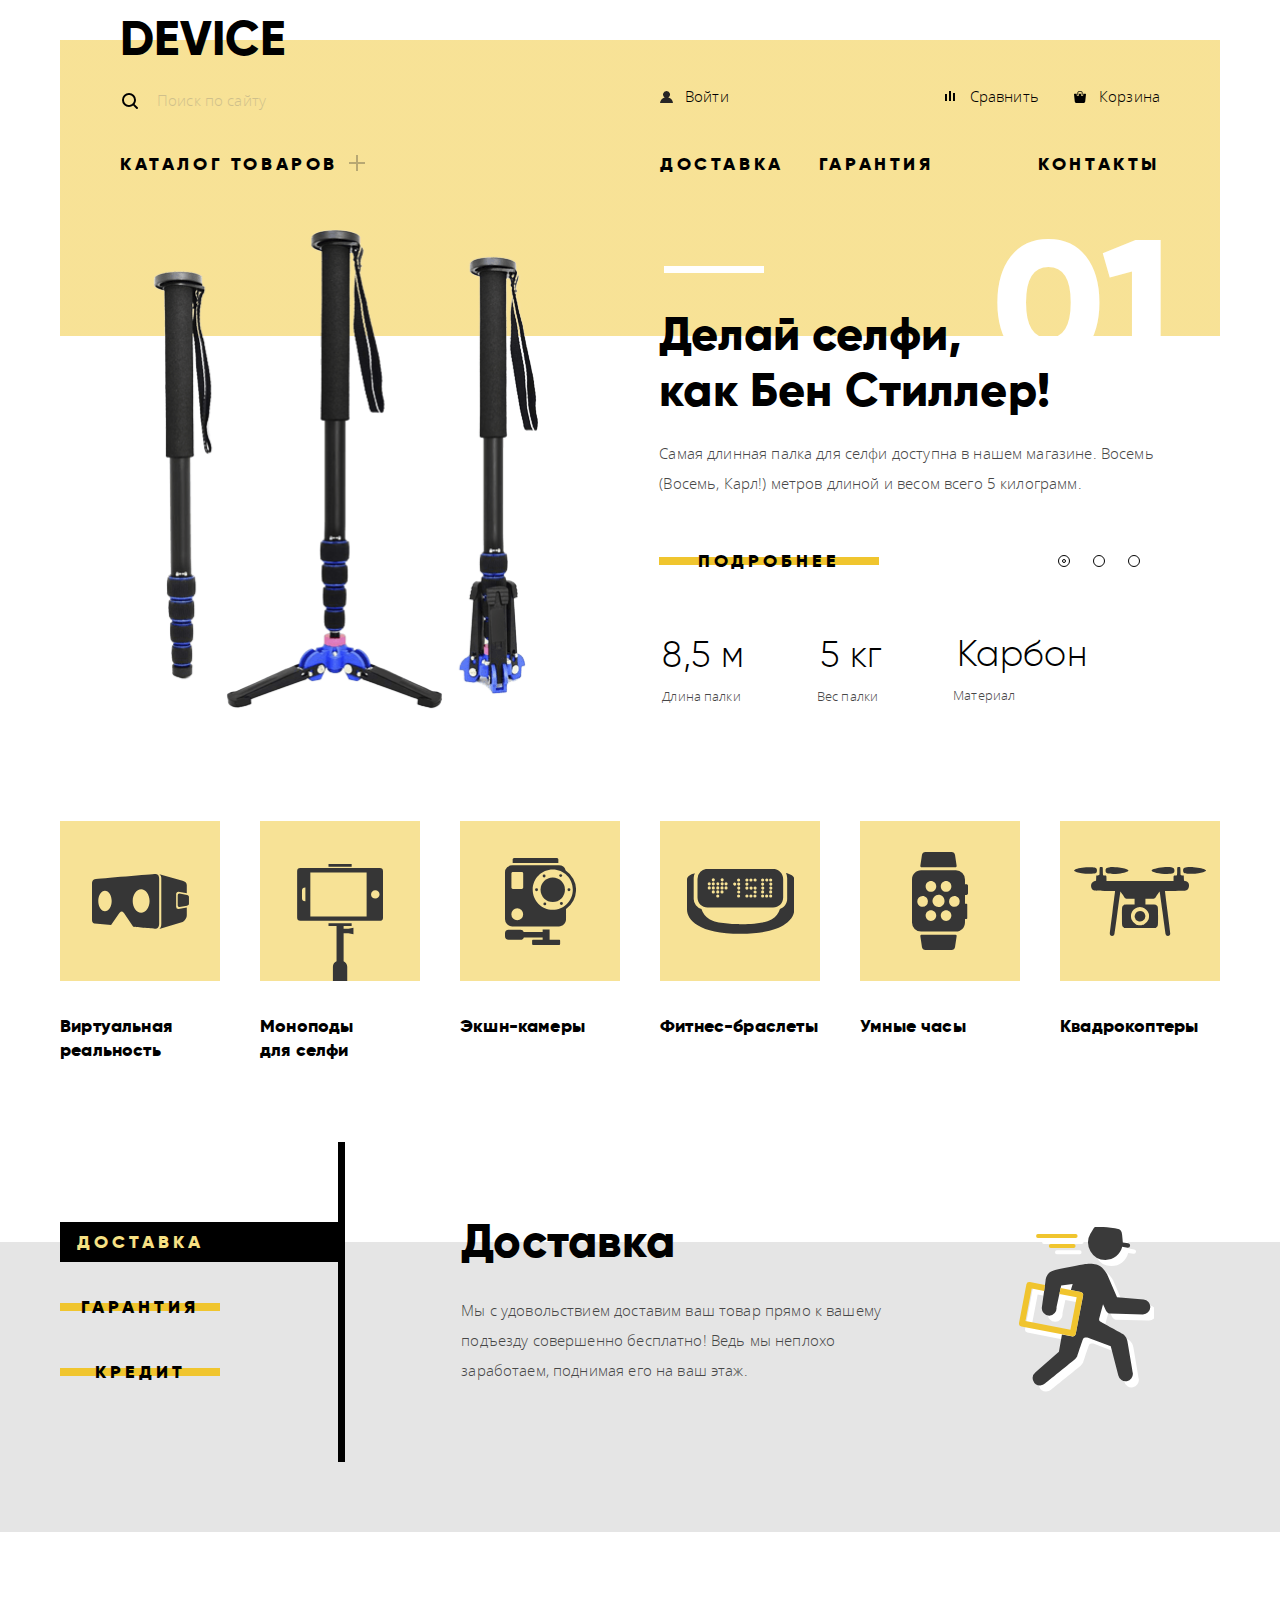
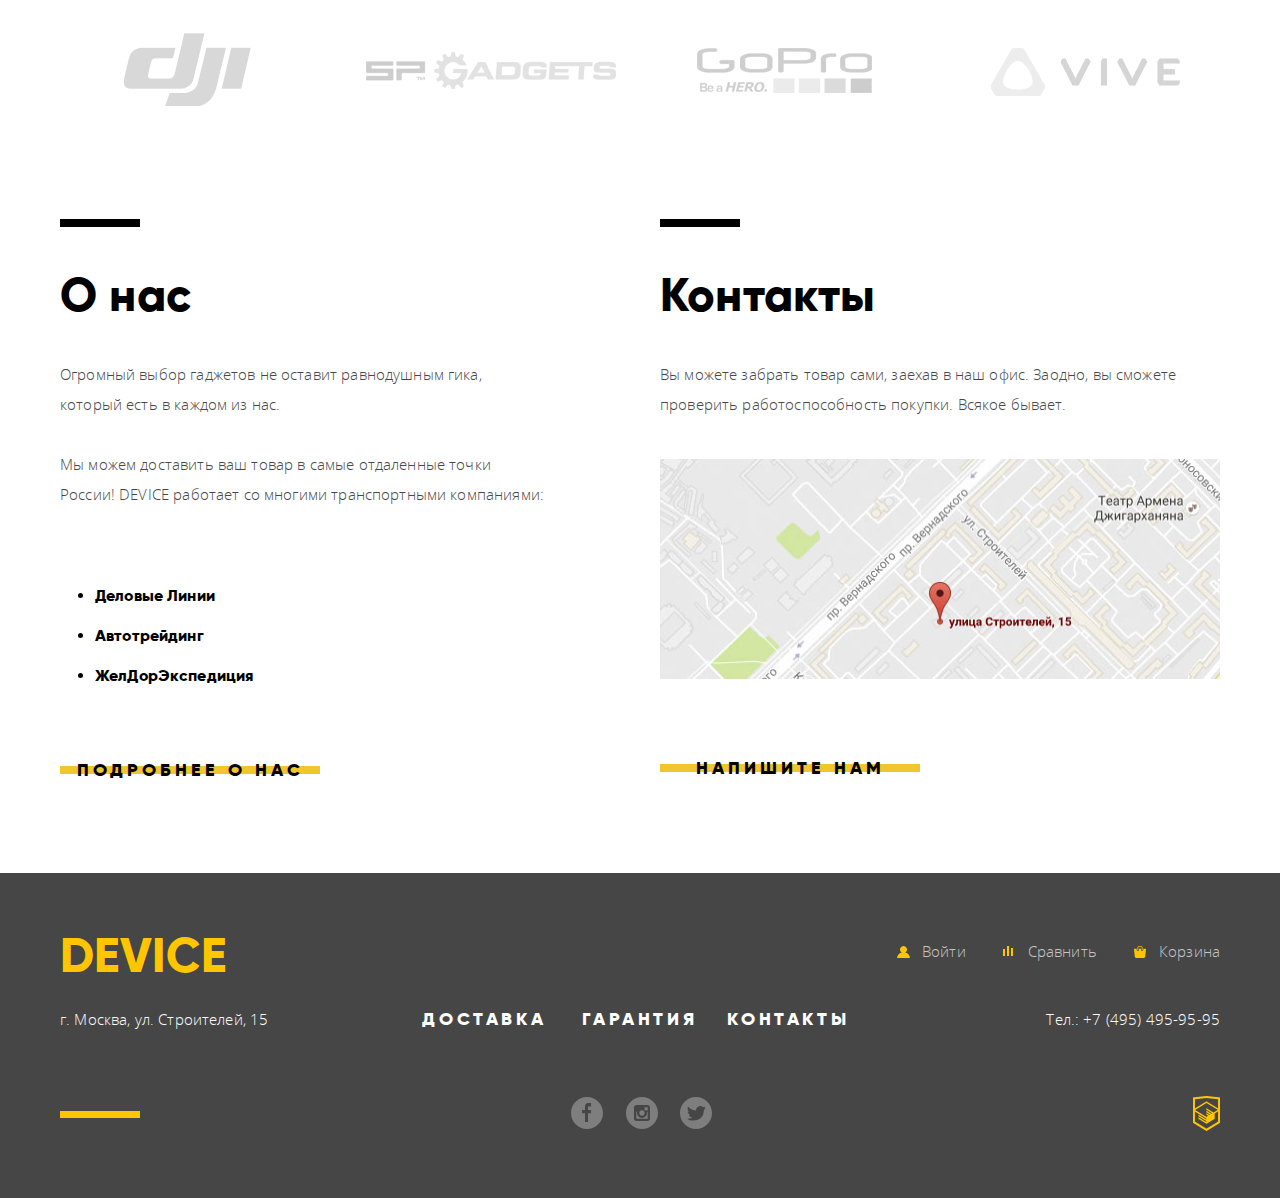
<file: index.html>
<!DOCTYPE html>
<html lang="ru" class="no-js">
  <head>
    <meta charset="utf-8">
    <title>HTML Academy: Девайс</title>
    <link rel="stylesheet" href="css/normalize-min.css">
    <link rel="stylesheet" href="css/style-min.css">
  </head>
  <body>
		<header class="main-header">
			<div class="wrapper header-wrapper">
				<a class="main-logo">
					<span class="header-logo">Device</span>
				</a>
				<div class="header-layout">
					<form class="header-search" action="https://echo.htmlacademy.ru" method="post">
						<label class="visually-hidden" for="header-search">Поиск по сайту</label>
						<input class="header-search-item" type="search" name="search" id="header-search" placeholder="Поиск по сайту" required>
						<button class="header-search-send" type="submit">Найти</button>
					</form>
					<ul class="user-navigation">
						<li>
							<a class="login-link" href="#">Войти</a>
						</li>
						<li>
							<a class="compare-link" href="#">Сравнить</a>
						</li>
						<li>
							<a class="cart-link" href="#">Корзина</a>
						</li>
					</ul>
				</div>
				<nav class="header-layout">
					<ul class="catalog-navigation">
						<li>
							<button class="catalog-list" type="button">Каталог товаров</button>
							<ul class="catalog-item-navigation hide">
								<li>
									<ul class="catalog-item-subnav">
										<li>
											<a href="#">Виртуальная реальность</a>
										</li>
										<li>
											<a href="monopod.html">Моноподы для селфи</a>
										</li>
										<li>
											<a href="#">Экшн-камеры</a>
										</li>
									</ul>
								</li>
								<li>
									<ul class="catalog-item-subnav">
										<li>
											<a href="#">Фитнес-браслеты</a>
										</li>
										<li>
											<a href="#">Умные часы</a>
										</li>
									</ul>
								</li>
								<li>
									<ul class="catalog-item-subnav">
										<li>
											<a href="#">Квадрокоптеры</a>
										</li>
									</ul>
								</li>
							</ul>
						</li>
					</ul>
					<ul class="site-navigation">
						<li>
							<a href="#">Доставка</a>
						</li>
						<li>
							<a href="#">Гарантия</a>
						</li>
						<li>
							<a href="#">Контакты</a>
						</li>
					</ul>
				</nav>
			</div>
		</header>
		<main>
			<div class="wrapper">
				<h1 class="visually-hidden">Интернет-магазин гаджетов</h1>
				<section class="slider">
					<h2 class="visually-hidden">Слайдер товаров</h2>
					<input class="slider-input-1 visually-hidden" type="radio" name="slider-item" id="slider-item-01" checked>
					<input class="slider-input-2 visually-hidden" type="radio" name="slider-item" id="slider-item-02">
					<input class="slider-input-3 visually-hidden" type="radio" name="slider-item" id="slider-item-03">
					<div class="slider-controls">
						<label class="slider-control slider-control-1" for="slider-item-01">Первый слайд</label>
						<label class="slider-control slider-control-2" for="slider-item-02">Второй слайд</label>
						<label class="slider-control slider-control-3" for="slider-item-03">Третий слайд</label>
					</div>
					<ul class="slider-list">
						<li class="slider-item slider-item-1">
							<div class="slider-item-left">
								<img src="img/slider-item-01.png" width="385" height="485" alt="Монопод для селфи">
							</div>
							<div class="slider-item-right">
								<p class="slider-item-title">Делай селфи,<br> как Бен Стиллер!</p>
								<p class="slider-item-description">Самая длинная палка для селфи доступна в нашем магазине. Восемь (Восемь, Карл!) метров длиной и весом всего 5 килограмм.</p>
								<a class="button" href="#">Подробнее</a>
								<table class="slider-item-parameters">
									<caption class="visually-hidden">Характеристики товара</caption>
									<tr>
										<th>Длина палки</th>
										<th>Вес палки</th>
										<th>Материал</th>
									</tr>
									<tr>
										<td>8,5 м</td>
										<td>5 кг</td>
										<td>Карбон</td>
									</tr>
								</table>
							</div>
						</li>
						<li class="slider-item slider-item-2">
							<div class="slider-item-left">
								<img src="img/slider-item-02.png" width="385" height="485" alt="Фитнес-браслет">
							</div>
							<div class="slider-item-right">
								<p class="slider-item-title">Худеем <br>правильно!</p>
								<p class="slider-item-description">Мотивирующие фитнес-браслеты помогут найти в себе силы не пропускать занятия и соблюдать диету.</p>
								<a class="button" href="#">Подробнее</a>
								<table class="slider-item-parameters">
									<caption class="visually-hidden">Характеристики товара</caption>
									<tr>
										<th>Без подзарядки</th>
										<th>&nbsp;</th>
									</tr>
									<tr>
										<td>48 часов</td>
										<td>&nbsp;</td>
									</tr>
								</table>
							</div>
						</li>
						<li class="slider-item slider-item-3">
							<div class="slider-item-left">
								<img src="img/slider-item-03.png" width="525" height="335" alt="Квадрокоптер">
							</div>
							<div class="slider-item-right">
								<p class="slider-item-title">Порхает как бабочка,<br>жалит как пчела!</p>
								<p class="slider-item-description">Этот обычный, на первый взгляд, квадрокоптер оснащен мощным лазером, замаскированным под стандартную камеру.</p>
								<a class="button" href="#">Подробнее</a>
								<table class="slider-item-parameters">
									<caption class="visually-hidden">Характеристики товара</caption>
									<tr>
										<th>Дальность полета</th>
										<th>Радиус поражения</th>
									</tr>
									<tr>
										<td>800 м</td>
										<td>50 м</td>
									</tr>
								</table>
							</div>
						</li>
					</ul>
				</section>
				<section class="category">
					<h2 class="visually-hidden">Категории товаров</h2>
					<ul class="category-items">
						<li>
							<a class="category-item" href="#">
								<figure>
									<div class="category-image-wrapper">
										<img src="img/catalog-vr.svg" width="97" height="55" alt="Виртуальная реальность">
									</div>
									<figcaption>Виртуальная реальность</figcaption>
								</figure>
							</a>
						</li>
						<li>
							<a class="category-item" href="monopod.html">
								<figure>
									<div class="category-image-wrapper">
										<img class="category-image-monopod" src="img/catalog-mp.svg" width="86" height="117" alt="Моноподы для селфи">
									</div>
									<figcaption>Моноподы<br>для селфи</figcaption>
								</figure>
							</a>
						</li>
						<li>
							<a class="category-item" href="#">
								<figure>
									<div class="category-image-wrapper">
										<img src="img/catalog-ac.svg" width="71" height="87" alt="Экшн-камеры">
									</div>
									<figcaption>Экшн-камеры</figcaption>
								</figure>
							</a>
						</li>
						<li>
							<a class="category-item" href="#">
								<figure>
									<div class="category-image-wrapper">
										<img src="img/catalog-fb.svg" width="107" height="65" alt="Фитнес-браслеты">
									</div>
									<figcaption>Фитнес-браслеты</figcaption>
								</figure>
							</a>
						</li>
						<li>
							<a class="category-item" href="#">
								<figure>
									<div class="category-image-wrapper">
										<img src="img/catalog-sw.svg" width="56" height="98" alt="Умные часы">
									</div>
									<figcaption>Умные часы</figcaption>
								</figure>
							</a>
						</li>
						<li>
							<a class="category-item" href="#">
								<figure>
									<div class="category-image-wrapper">
										<img src="img/catalog-kk.svg" width="132" height="69" alt="Квадрокоптеры">
									</div>
									<figcaption >Квадрокоптеры</figcaption>
								</figure>
							</a>
						</li>
					</ul>
				</section>
			</div>
			<section class="services">
				<div class="wrapper">
					<h2 class="visually-hidden">Дополнительные услуги</h2>
					<div class="service-wrapper">
						<input class="service-input-1 visually-hidden" type="radio" name="service-item" id="service-item-01" checked>
						<input class="service-input-2 visually-hidden" type="radio" name="service-item" id="service-item-02">
						<input class="service-input-3 visually-hidden" type="radio" name="service-item" id="service-item-03">
						<div class="service-controls">
							<label class="service-control-wrapper" for="service-item-01">
								<span class="service-control service-control-1">Доставка</span>
							</label>
							<label class="service-control-wrapper" for="service-item-02">
								<span class="service-control service-control-2">Гарантия</span>
							</label>
							<label class="service-control-wrapper" for="service-item-03">
								<span class="service-control service-control-3">Кредит</span>
							</label>
						</div>
						<div class="service-items">
							<div class="service-items-wrapper">
								<div class="service-item">
									<div class="service-item-wrapper">
										<p class="service-title">Доставка</p>
										<p class="service-description">Мы с удовольствием доставим ваш товар прямо к вашему подъезду совершенно бесплатно! Ведь мы неплохо заработаем, поднимая его на ваш этаж.</p>
									</div>
									<img class="service-image" src="img/service-delivery.svg" width="135" height="165" alt="">
								</div>
								<div class="service-item">
									<div class="service-item-wrapper">
										<p class="service-title">Гарантия</p>
										<p class="service-description">Если из-за возгорания купленного у нас товара у вас сгорит дом — не переживайте, мы выдадим вам новый. Товар, не дом, конечно же.</p>
									</div>
									<img class="service-image" src="img/service-warranty.svg" width="170" height="195" alt="">
								</div>
								<div class="service-item">
									<div class="service-item-wrapper">
										<p class="service-title">Кредит</p>
										<p class="service-description">Залезть в долговую яму стало проще! Кредитные консультанты подберут для вас наиболее выгодные условия кредита. Выгодные для нашего банка, разумеется.</p>
									</div>
									<img class="service-image" src="img/service-credit.svg" width="155" height="185" alt="">
								</div>
							</div>
						</div>
					</div>
				</div>
			</section>
			<div class="wrapper">
				<section class="brands">
					<h2 class="visually-hidden">Производители гаджетов</h2>
					<ul class="brand-list">
						<li class="brand-item">
							<a href="#">
								<img class="brand-item-active" src="img/brand-item-dji-alpha.png" width="260" height="100" alt="DJI">
								<img class="brand-item-inactive" src="img/brand-item-dji.png" width="260" height="100" alt="DJI" aria-hidden="true">
							</a>
						</li>
						<li class="brand-item">
							<a href="#">
								<img class="brand-item-active" src="img/brand-item-spgadget-alpha.png" width="260" height="100" alt="SPGagets">
								<img class="brand-item-inactive" src="img/brand-item-spgadget.png" width="260" height="100" alt="SPGagets" aria-hidden="true">
							</a>
						</li>
						<li class="brand-item">
							<a href="#">
								<img class="brand-item-active" src="img/brand-item-gopro-alpha.png" width="260" height="100" alt="GoPro">
								<img class="brand-item-inactive" src="img/brand-item-gopro.png" width="260" height="100" alt="GoPro" aria-hidden="true">
							</a>
						</li>
						<li class="brand-item">
							<a href="#">
								<img class="brand-item-active" src="img/brand-item-vive-alpha.png" width="260" height="100" alt="Vive">
								<img class="brand-item-inactive" src="img/brand-item-vive.png" width="260" height="100" alt="Vive" aria-hidden="true">
							</a>
						</li>
					</ul>
				</section>
				<div class="info-wrapper">
					<section class="aboutus">
						<h2>О нас</h2>
						<p>Огромный выбор гаджетов не оставит равнодушным гика, который есть в каждом из нас.</p>
						<p>Мы можем доставить ваш товар в самые отдаленные точки России! DEVICE работает со многими транспортными компаниями:</p>
						<ul class="transport-list">
							<li>Деловые Линии</li>
							<li>Автотрейдинг</li>
							<li>ЖелДорЭкспедиция</li>
						</ul>
						<a class="button aboutus-button" href="#">Подробнее о нас</a>
					</section>
					<section class="contacts">
						<h2>Контакты</h2>
						<p>Вы можете забрать товар сами, заехав в наш офис. Заодно, вы сможете проверить работоспособность покупки. Всякое бывает.</p>
						<a class="contact-map" href="#">
							<img class="map-preview" src="img/map-small.jpg" width="560" height="220" alt="Место нахождения офиса на карте. Адрес: г. Москва, улица Строителей, 15">
						</a>
						<a class="button contacts-button" href="#">Напишите нам</a>
					</section>
				</div>
			</div>
		</main>
		<footer class="main-footer">
			<div class="wrapper">
				<div class="main-footer-line">
					<a class="main-logo">
						<span class="footer-logo">Device</span>
					</a>
					<ul class="user-navigation user-navigation-footer">
						<li>
							<a class="login-link-footer" href="#">Войти</a>
						</li>
						<li>
							<a class="compare-link-footer" href="#">Сравнить</a>
						</li>
						<li>
							<a class="cart-link-footer" href="#">Корзина</a>
						</li>
					</ul>
				</div>
				<div class="main-footer-line">
					<span class="footer-address">г. Москва, ул. Строителей, 15</span>
					<nav>
						<ul class="site-navigation site-navigation-footer">
							<li>
								<a href="#">Доставка</a>
							</li>
							<li>
								<a href="#">Гарантия</a>
							</li>
							<li>
								<a href="#">Контакты</a>
							</li>
						</ul>
					</nav>
					<span class="footer-phone">Тел.: <a href="tel:+74954959595">+7 (495) 495-95-95</a></span>
				</div>
				<div class="main-footer-line">
					<div class="footer-decorate"></div>
					<ul class="footer-social">
						<li>
							<a class="social-button social-facebook" href="#">Facebook</a>
						</li>
						<li>
							<a class="social-button social-instagram" href="#">Instagram</a>
						</li>
						<li>
							<a class="social-button social-twitter" href="#">Twitter</a>
						</li>
					</ul>
					<a class="footer-developer" href="https://htmlacademy.ru/intensive/htmlcss" target="_blank">
						<img src="img/developer-logo.png" width="27" height="35" alt="Переводит на сайт разработчика">
					</a>
				</div>
			</div>
		</footer>
		<section class="modal modal-send hide">
			<h2 class="visually-hidden">Напишите нам</h2>
			<form action="https://echo.htmlacademy.ru" method="post">
				<div class="modal-wrapper">
					<div class="modal-item">
						<label class="writeus-name-label" for="writeus-name">Ваше имя:</label>
						<input class="writeus-name" type="text" name="name" id="writeus-name" placeholder="Имя Фамилия">
					</div>
					<div class="modal-item">
						<label class="writeus-email-label" for="writeus-email">Ваше e-mail:</label>
						<input class="writeus-email" type="email" name="email" id="writeus-email" placeholder="email@example.com">
					</div>
				</div>
				<div class="modal-wrapper">
					<div class="modal-item">
						<label class="writeus-desc-label" for="writeus-desc">Текст письма:</label>
						<textarea class="writeus-desc" name="description" id="writeus-desc" placeholder="В свободной форме"></textarea>
					</div>
				</div>
				<button class="writeus-send button" type="submit">Отправить</button>
			</form>
			<button class="modal-close" type="button">Закрыть</button>
		</section>
		<section class="modal modal-map hide">
			<h2 class="visually-hidden">Место нахождения офиса на карте</h2>
			<iframe src="https://yandex.ru/map-widget/v1/-/CBum7EBigA" width="960" height="560" tabindex="-1"></iframe>
			<button class="modal-close" type="button">Закрыть</button>
		</section>
		<div class="modal-overlay hide"></div>
		<script src="js/script-min.js"></script>
  </body>
</html>
</file>
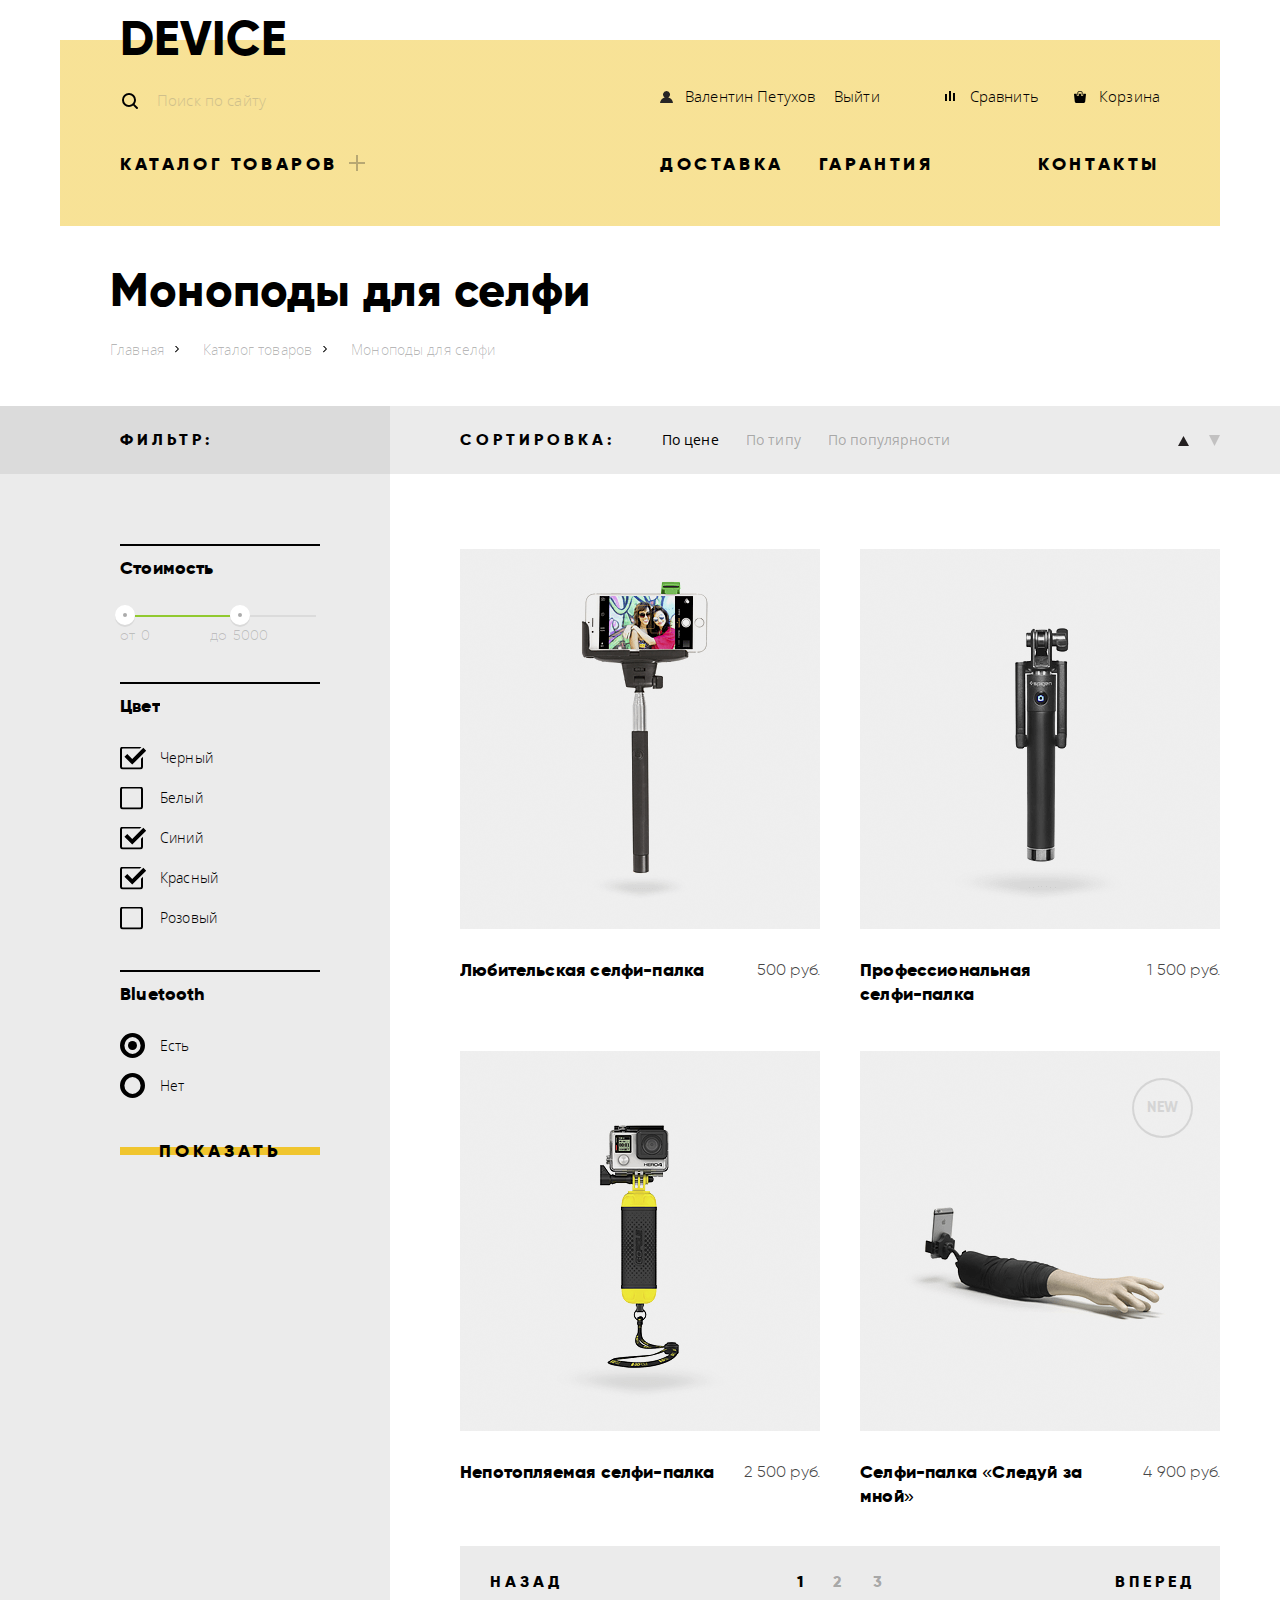
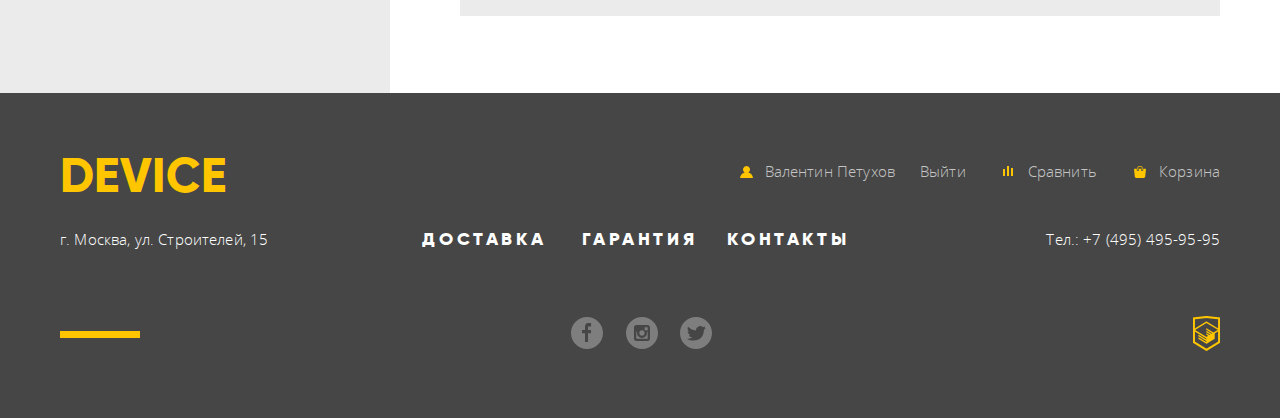
<file: monopod.html>
<!DOCTYPE html>
<html lang="ru" class="no-js">
  <head>
    <meta charset="utf-8">
    <title>HTML Academy: Девайс</title>
    <link rel="stylesheet" href="css/normalize-min.css">
    <link rel="stylesheet" href="css/style-min.css">
  </head>
  <body class="inner-page">
		<header class="main-header">
			<div class="wrapper header-wrapper">
				<a class="main-logo main-logo-link" href="index.html">
					<span class="header-logo">Device</span>
				</a>
				<div class="header-layout">
					<form class="header-search" action="https://echo.htmlacademy.ru" method="post">
						<label class="visually-hidden" for="header-search">Поиск по сайту</label>
						<input class="header-search-item" type="search" name="search" id="header-search" placeholder="Поиск по сайту" required>
						<button class="header-search-send" type="submit">Найти</button>
					</form>
					<ul class="user-navigation">
						<li>
							<a href="#" class="login-link">
								Валентин Петухов
							</a>
						</li>
						<li>
							<a class="goout-link-header" href="#">Выйти</a>
						</li>
						<li>
							<a class="compare-link"  href="#">
								Сравнить
							</a>
						</li>
						<li>
							<a class="cart-link" href="#">
								Корзина
							</a>
						</li>
					</ul>
				</div>
				<nav class="header-layout">
					<ul class="catalog-navigation">
						<li>
							<button class="catalog-list" type="button">Каталог товаров</button>
							<ul class="catalog-item-navigation hide">
								<li>
									<ul class="catalog-item-subnav">
										<li>
											<a href="#">Виртуальная реальность</a>
										</li>
										<li>
											<a href="monopod.html">Моноподы для селфи</a>
										</li>
										<li>
											<a href="#">Экшн-камеры</a>
										</li>
									</ul>
								</li>
								<li>
									<ul class="catalog-item-subnav">
										<li>
											<a href="#">Фитнес-браслеты</a>
										</li>
										<li>
											<a href="#">Умные часы</a>
										</li>
									</ul>
								</li>
								<li>
									<ul class="catalog-item-subnav">
										<li>
											<a href="#">Квадрокоптеры</a>
										</li>
									</ul>
								</li>
							</ul>
						</li>
					</ul>
					<ul class="site-navigation">
						<li>
							<a href="#">Доставка</a>
						</li>
						<li>
							<a href="#">Гарантия</a>
						</li>
						<li>
							<a href="#">Контакты</a>
						</li>
					</ul>
				</nav>
			</div>
		</header>
		<main>
			<div class="wrapper main-wrapper">
				<h1 class="main-title">Моноподы для селфи</h1>
				<div class="breadcrumbs">
					<ul class="breadcrumbs-list">
						<li class="breadcrumbs-item">
							<a href="index.html">Главная</a>
						</li>
						<li class="breadcrumbs-item">
							<a href="#">Каталог товаров</a>
						</li>
						<li class="breadcrumbs-item-active">
							<a>Моноподы для селфи</a>
						</li>
					</ul>
				</div>
			</div>
			<section class="catalog">
				<h2 class="visually-hidden">Каталог товаров</h2>
				<div class="catalog-title">
					<div class="wrapper catalog-title-wrapper">
						<div class="filter">
							<p class="filter-title">Фильтр:</p>
						</div>
						<div class="sorting">
							<p class="sorting-title">Сортировка:</p>
							<div class="sorting-parameters">
								<a class="sorting-item sorting-item-active" href="#">По цене</a>
								<a class="sorting-item" href="#">По типу</a>
								<a class="sorting-item" href="#">По популярности</a>
								<a class="sorting-item sorting-up sorting-item-active" href="#">По возврастанию</a>
								<a class="sorting-item sorting-down" href="#">По убыванию</a>
							</div>
						</div>
					</div>
				</div>
				<div class="catalog-content">
					<div class="wrapper catalog-content-wrapper">
						<aside class="filters">
							<form class="filters-list" action="https://echo.htmlacademy.ru" method="post">
								<div class="filter-block">
									<fieldset>
										<legend class="filter-item-title">Стоимость</legend>
										<div class="range">
											<div class="range-line">
												<span class="range-roller roller-min"></span>
												<span class="range-roller roller-max"></span>
											</div>
											<div class="range-price">
												<label class="range-price-label" for="price-min">от
													<input class="range-price-input" type="text" name="range-min" id="price-min" value="0">
												</label>
												<label class="range-price-label" for="price-max">до
													<input class="range-price-input" type="text" name="range-min" id="price-max" value="5000">
												</label>
											</div>
										</div>
									</fieldset>
								</div>
								<div class="filter-block">
									<fieldset>
										<legend class="filter-item-title">Цвет</legend>
										<div class="filter-parameters">
											<input class="visually-hidden" type="checkbox" name="black" id="filter-black" checked>
											<label class="filter-black" for="filter-black">Черный</label>
											<input class="visually-hidden" type="checkbox" name="white" id="filter-white">
											<label class="filter-white" for="filter-white">Белый</label>
											<input class="visually-hidden" type="checkbox" name="blue" id="filter-blue" checked>
											<label class="filter-blue" for="filter-blue">Синий</label>
											<input class="visually-hidden" type="checkbox" name="red"  id="filter-red" checked>
											<label class="filter-red" for="filter-red">Красный</label>
											<input class="visually-hidden" type="checkbox" name="pink" id="filter-pink">
											<label class="filter-pink" for="filter-pink">Розовый</label>
										</div>
									</fieldset>
								</div>
								<div class="filter-block">
									<fieldset>
										<legend class="filter-item-title">Bluetooth</legend>
										<div class="filter-parameters">
											<input class="visually-hidden" type="radio" name="bluetooth-filter" value="yes" id="bluetooth-on" checked>
											<label class="bluetooth-on" for="bluetooth-on">Есть</label>
											<input class="visually-hidden" type="radio" name="bluetooth-filter" value="no" id="bluetooth-off">
											<label class="bluetooth-off" for="bluetooth-off">Нет</label>
										</div>
									</fieldset>
								</div>
								<button class="button filter-send" type="submit">Показать</button>
							</form>
						</aside>
						<section class="products">
							<h2 class="visually-hidden">Товары</h2>
							<div class="product-items">
								<div class="product-box">
									<div class="product-box-preview" tabindex="0">
										<img class="product-image" src="img/product-item-01.png" width="360" height="380" alt="Любительская селфи-палка">
										<div class="product-box-inside">
											<form action="https://echo.htmlacademy.ru" method="post">
												<input type="hidden" name="id" value="001">
												<button class="button product-card" type="submit" name="card">В корзину</button>
											</form>
											<form action="https://echo.htmlacademy.ru" method="post">
												<input type="hidden" name="id" value="001">
												<button class="product-compare" type="submit" name="compare">Добавить к сравнению</button>
											</form>
										</div>
									</div>
									<div class="product-desc">
										<a class="product-title" href="#">Любительская селфи-палка</a>
										<span class="product-price">500 руб.</span>
									</div>
								</div>
								<div class="product-box">
									<div class="product-box-preview" tabindex="0">
										<img class="product-image" src="img/product-item-02.png" width="360" height="380" alt="Профессиональная селфи-палка">
										<div class="product-box-inside">
											<form action="https://echo.htmlacademy.ru" method="post">
												<input type="hidden" name="id" value="002">
												<button class="button product-card" type="submit" name="card">В корзину</button>
											</form>
											<form action="https://echo.htmlacademy.ru" method="post">
												<input type="hidden" name="id" value="002">
												<button class="product-compare" type="submit" name="compare">Добавить к сравнению</button>
											</form>
										</div>
									</div>
									<div class="product-desc">
										<a class="product-title" href="#">Профессиональная<br>селфи-палка</a>
										<span class="product-price">1 500 руб.</span>
									</div>
								</div>
								<div class="product-box">
									<div class="product-box-preview" tabindex="0">
										<img class="product-image" src="img/product-item-03.png" width="360" height="380" alt="Непотопляемая селфи-палка">
										<div class="product-box-inside">
											<form action="https://echo.htmlacademy.ru" method="post">
												<input type="hidden" name="id" value="003">
												<button class="button product-card" type="submit" name="card">В корзину</button>
											</form>
											<form action="https://echo.htmlacademy.ru" method="post">
												<input type="hidden" name="id" value="003">
												<button class="product-compare" type="submit" name="compare">Добавить к сравнению</button>
											</form>
										</div>
									</div>
									<div class="product-desc">
										<a class="product-title" href="#">Непотопляемая селфи-палка</a>
										<span class="product-price">2 500 руб.</span>
									</div>
								</div>
								<div class="product-box product-new">
									<div class="product-box-preview" tabindex="0">
										<img class="product-image" src="img/product-item-04.png" width="360" height="380" alt="Селфи-палка «Следуй за мной»">
										<div class="product-box-inside">
											<form action="https://echo.htmlacademy.ru" method="post">
												<input type="hidden" name="id" value="004">
												<button class="button product-card" type="submit" name="card">В корзину</button>
											</form>
											<form action="https://echo.htmlacademy.ru" method="post">
												<input type="hidden" name="id" value="004">
												<button class="product-compare" type="submit" name="compare">Добавить к сравнению</button>
											</form>
										</div>
									</div>
									<div class="product-desc">
										<a class="product-title" href="#">Селфи-палка «Следуй за мной»</a>
										<span class="product-price">4 900 руб.</span>
									</div>
								</div>
							</div>
							<nav class="products-navigation">
								<ul class="products-navigation-list">
									<li class="page-prev">
										<a href="#">Назад</a>
									</li>
									<li class="page-item-active">
										<a aria-label="Страница 1">1</a>
									</li>
									<li class="page-item">
										<a href="#" aria-label="Страница 2">2</a>
									</li>
									<li class="page-item">
										<a href="#" aria-label="Страница 3">3</a>
									</li>
									<li class="page-next">
										<a href="#">Вперед</a>
									</li>
								</ul>
							</nav>
						</section>
					</div>
				</div>

			</section>
		</main>
		<footer class="main-footer">
			<div class="wrapper">
				<div class="main-footer-line">
					<a class="main-logo main-logo-link" href="index.html">
						<span class="footer-logo">Device</span>
					</a>
					<ul class="user-navigation user-navigation-footer">
						<li class="name-link-footer">
							<a class="login-link-footer" href="#">Валентин Петухов</a>
						</li>
						<li>
							<a class="goout-link-footer" href="#">Выйти</a>
						</li>
						<li>
							<a class="compare-link-footer" href="#">Сравнить</a>
						</li>
						<li>
							<a class="cart-link-footer" href="#">Корзина</a>
						</li>
					</ul>
				</div>
				<div class="main-footer-line">
					<span class="footer-address">г. Москва, ул. Строителей, 15</span>
					<nav>
						<ul class="site-navigation site-navigation-footer">
							<li>
								<a href="#">Доставка</a>
							</li>
							<li>
								<a href="#">Гарантия</a>
							</li>
							<li>
								<a href="#">Контакты</a>
							</li>
						</ul>
					</nav>
					<span class="footer-phone">Тел.: <a href="tel:+74954959595">+7 (495) 495-95-95</a></span>
				</div>
				<div class="main-footer-line">
					<div class="footer-decorate"></div>
					<ul class="footer-social">
						<li>
							<a class="social-button social-facebook" href="#">Facebook</a>
						</li>
						<li>
							<a class="social-button social-instagram" href="#">Instagram</a>
						</li>
						<li>
							<a class="social-button social-twitter" href="#">Twitter</a>
						</li>
					</ul>
					<a class="footer-developer" href="https://htmlacademy.ru/intensive/htmlcss" target="_blank">
						<img src="img/developer-logo.png" width="27" height="35" alt="Переводит на сайт разработчика">
					</a>
				</div>
			</div>
		</footer>
		<script src="js/script-min.js"></script>
  </body>
</html>
</file>
<file: css/style-min.css>
@-webkit-keyframes modal-slide-up{0%{-webkit-transform:translate(-2000px,-50%);transform:translate(-2000px,-50%)}60%{-webkit-transform:translate(-40%,-50%);transform:translate(-40%,-50%)}80%{-webkit-transform:translate(-55%,-50%);transform:translate(-55%,-50%)}to{-webkit-transform:translate(-50%,-50%);transform:translate(-50%,-50%)}}@keyframes modal-slide-up{0%{-webkit-transform:translate(-2000px,-50%);transform:translate(-2000px,-50%)}60%{-webkit-transform:translate(-40%,-50%);transform:translate(-40%,-50%)}80%{-webkit-transform:translate(-55%,-50%);transform:translate(-55%,-50%)}to{-webkit-transform:translate(-50%,-50%);transform:translate(-50%,-50%)}}@-webkit-keyframes modal-shake{0%,to{-webkit-transform:translate(-50%,-50%);transform:translate(-50%,-50%)}10%,30%,50%,70%,90%{-webkit-transform:translate(-48%,-50%);transform:translate(-48%,-50%)}20%,40%,60%,80%{-webkit-transform:translate(-52%,-50%);transform:translate(-52%,-50%)}}@keyframes modal-shake{0%,to{-webkit-transform:translate(-50%,-50%);transform:translate(-50%,-50%)}10%,30%,50%,70%,90%{-webkit-transform:translate(-48%,-50%);transform:translate(-48%,-50%)}20%,40%,60%,80%{-webkit-transform:translate(-52%,-50%);transform:translate(-52%,-50%)}}@font-face{font-family:'Gilroy';font-style:normal;font-weight:300;src:local('Gilroy Light'),local('Gilroy-Light'),url(../fonts/gilroylight.woff2) format('woff2'),url(../fonts/gilroylight.woff) format('woff')}@font-face{font-family:'Gilroy';font-style:normal;font-weight:400;src:local('Gilroy ExtraBold'),local('Gilroy-ExtraBold'),url(../fonts/gilroyextrabold.woff2) format('woff2'),url(../fonts/gilroyextrabold.woff) format('woff')}@font-face{font-family:'Open Sans';font-style:normal;font-weight:300;src:local('Open Sans Light'),local('OpenSans-Light'),url(../fonts/opensanslight.woff2) format('woff2'),url(../fonts/opensanslight.woff) format('woff')}@font-face{font-family:'Open Sans';font-style:normal;font-weight:400;src:local('Open Sans Regular'),local('OpenSans-Regular'),url(../fonts/opensans.woff2) format('woff2'),url(../fonts/opensans.woff) format('woff')}html{-webkit-box-sizing:border-box;box-sizing:border-box}*,::after,::before{-webkit-box-sizing:inherit;box-sizing:inherit}body{margin:0;padding:0;font-family:"Open Sans","Arial",sans-serif;font-size:15px;font-weight:300;line-height:30px;letter-spacing:.15px;color:#464646;background-color:#fff}a{text-decoration:none}img{max-width:100%}.visually-hidden{position:absolute;clip:rect(0 0 0 0);width:1px;height:1px;margin:-1px}.main-logo{font-family:"Gilroy","Arial",sans-serif;font-size:48px;font-weight:400;line-height:48px;text-transform:uppercase;letter-spacing:.26px;color:#000}.inner-page .main-logo{letter-spacing:.48px}.main-logo-link:focus,.main-logo-link:hover{opacity:.6;outline:0}.main-logo-link:active{opacity:.3}.main-title{font-family:"Gilroy","Arial",sans-serif;font-size:47px;font-weight:400;line-height:48px;letter-spacing:.17px;color:#000;overflow:hidden;text-overflow:ellipsis}.header-search{position:relative}.header-search::before{position:absolute;top:20px;left:2px;width:16px;height:16px;content:"";background-image:url(../img/icon-search.svg);background-color:transparent;background-position:0 0;-webkit-transform:translateY(-50%);transform:translateY(-50%)}.header-search-item{font-family:"Open Sans","Arial",sans-serif;font-size:15px;font-weight:300;line-height:30px;color:#000;letter-spacing:.15px;background-color:transparent;border:0;opacity:.3}.cart-link:hover::before,.compare-link:hover::before,.header-search-item:hover,.login-link:hover::before{opacity:.6}.header-search-item:focus{outline:0}.header-search-send{display:none;font-family:"Open Sans","Arial",sans-serif;font-size:15px;font-weight:300;line-height:30px;color:#000;letter-spacing:.15px;background-color:transparent;border:2px solid #000}.header-search-item:active,.header-search-item:focus{opacity:1;border-bottom:2px solid #000}.header-search-item:focus+.header-search-send,.header-search-item:valid+.header-search-send,.header-search-send:focus,.header-search-send:hover{display:inline-block;vertical-align:top}.header-search-send:focus,.header-search-send:hover{color:#fff;background-color:#000;outline:0}.header-search-send:active{color:rgba(255,255,255,.3)}.catalog-item-navigation,.catalog-navigation,.site-navigation,.user-navigation{margin:0;padding:0;list-style:none;color:#000}.catalog-item-navigation{background-color:#f7e296}.catalog-list,.catalog-navigation,.site-navigation{font-family:"Gilroy","Arial",sans-serif;font-size:18px;font-weight:400;line-height:24px;letter-spacing:3.6px;text-transform:uppercase}.catalog-item-navigation,.user-navigation{font-family:"Open Sans","Arial",sans-serif;font-size:15px;font-weight:300;line-height:30px;letter-spacing:.15px;text-transform:none}.catalog-item-subnav{margin:0;padding:0 60px 0 0;list-style:none;line-height:36px}.catalog-navigation a,.site-navigation a,.user-navigation a{color:#000}.catalog-list:focus,.catalog-list:hover,.catalog-navigation a:focus,.catalog-navigation a:hover,.site-navigation a:focus,.site-navigation a:hover,.user-navigation a:focus,.user-navigation a:hover{color:rgba(0,0,0,.6);outline:0}.catalog-list:active,.catalog-navigation a:active,.site-navigation a:active,.user-navigation a:active{color:rgba(0,0,0,.3)}.cart-link,.compare-link,.login-link{position:relative;padding-left:25px}.cart-link::before,.compare-link::before,.login-link::before{content:"";position:absolute;top:5px;left:0;width:13px;height:12px;background-repeat:no-repeat;background-position:0 0}.cart-link:active::before,.compare-link:active::before,.login-link:active::before{opacity:.3}.login-link::before{background-image:url(../img/icon-user.svg)}.goout-link-header{margin-right:30px}.compare-link::before{background-image:url(../img/icon-compare.svg)}.cart-link::before{background-image:url(../img/icon-cart.svg)}.catalog-list{position:relative;padding:0 30px 0 0;background-color:transparent;border:0}.catalog-item-navigation:hover,.catalog-list:hover+.catalog-item-navigation{display:-webkit-box;display:-ms-flexbox;display:flex}.catalog-list::after{content:"";position:absolute;top:3px;right:3px;width:16px;height:16px;background-image:url(../img/icon-plus.svg);background-repeat:no-repeat;background-position:0 0;opacity:.3}.slider-list{margin:0;padding:0;list-style:none;background-image:linear-gradient(rgba(240,197,46,.5) 0,rgba(240,197,46,.5) 110px,transparent 110px)}.slider-item-right::before,.slider-item-title{font-family:"Gilroy","Arial",sans-serif;font-size:179px;font-weight:400;line-height:179.2px;letter-spacing:.36px;color:#fff}.slider-item-title{font-size:47px;line-height:56px;letter-spacing:.17px;color:#000}.slider-item-description{letter-spacing:.15px}.button{position:relative;display:inline-block;vertical-align:top;width:220px;padding:8px 0;font-family:"Gilroy","Arial",sans-serif;font-size:18px;font-weight:400;line-height:24px;letter-spacing:4px;text-transform:uppercase;text-align:center;color:#000;border:0;background-color:transparent;z-index:1}.button::before{position:absolute;display:block;top:50%;width:100%;height:8px;content:"";background-color:#f0c52e;z-index:-1;-webkit-transform:translateY(-50%);transform:translateY(-50%)}.button:focus{outline:0}.button:focus::before,.button:hover::before{height:100%;-webkit-transition:height .5s linear;transition:height .5s linear}.button:active{color:rgba(0,0,0,.3)}.category-item,.slider-item-parameters td{font-family:"Gilroy","Arial",sans-serif;font-size:36px;font-weight:300;line-height:48px;letter-spacing:.36px;color:#000}.slider-item-parameters th{font-size:13px;font-weight:300;line-height:20px;letter-spacing:.13px}.category-item{font-size:18px;font-weight:400;line-height:24px;letter-spacing:.18px}.category-image-wrapper{background-color:rgba(240,197,46,.5)}.category-items{padding:0;list-style:none}.category-item figcaption{width:160px}.category-item a{font:inherit;color:#000}.category-item:hover .category-image-wrapper{background-color:#f0c52e}.brand-item a:focus,.category-item:focus{outline:0}.category-item:focus .category-image-wrapper{background-color:#f0c52e}.category-item:focus img{opacity:.3}.category-item:focus figcaption{color:rgba(0,0,0,.3)}.category-item:active img{opacity:.3}.category-item:active figcaption{color:rgba(0,0,0,.3)}.services{min-height:390px;background-image:linear-gradient(transparent 0,transparent 100px,#e5e5e5 100px)}.service-controls{min-width:285px;padding:80px 0 45px;border-right:7px solid #000}.service-control{font-family:"Gilroy","Arial",sans-serif;font-size:18px;font-weight:400;line-height:24px;letter-spacing:4px;color:#000;text-transform:uppercase}.service-input-1:checked~.service-controls .service-control-wrapper[for=service-item-01],.service-input-2:checked~.service-controls .service-control-wrapper[for=service-item-02],.service-input-3:checked~.service-controls .service-control-wrapper[for=service-item-03]{background-color:#000}.service-input-1:checked~.service-controls .service-control-1,.service-input-2:checked~.service-controls .service-control-2,.service-input-3:checked~.service-controls .service-control-3{color:#f7e184}.service-input-1:checked~.service-controls .service-control-1::before,.service-input-2:checked~.service-controls .service-control-2::before,.service-input-3:checked~.service-controls .service-control-3::before{content:none;background-color:transparent}.aboutus h2,.contacts h2,.service-title{font-family:"Gilroy","Arial",sans-serif;font-size:47px;font-weight:400;line-height:48px;letter-spacing:.21px;color:#000}.brand-list{list-style:none}.brand-item{position:relative}.brand-item img{-webkit-transition:opacity .3s;transition:opacity .3s}.brand-item-active{opacity:1}.brand-item-inactive{position:absolute;top:0;left:0;opacity:0}.brand-item a:focus .brand-item-active,.brand-item:hover .brand-item-active{opacity:0}.brand-item a:focus .brand-item-inactive,.brand-item:hover .brand-item-inactive{opacity:1}.transport-list{font-family:"Gilroy","Arial",sans-serif;font-size:16px;font-weight:400;line-height:40px;color:#000}.breadcrumbs-list{list-style:none}.breadcrumbs-list a{font-family:"Open Sans","Arial",sans-serif;font-size:14px;font-weight:300;line-height:24px;letter-spacing:.14px;color:rgba(0,0,0,.3)}.breadcrumbs-item a:focus,.breadcrumbs-item a:hover,.sorting-item:focus,.sorting-item:hover{color:rgba(0,0,0,.6);outline:0}.breadcrumbs-item a:active{color:rgba(0,0,0,.1)}.catalog-title{background-image:-webkit-gradient(linear,left top,right top,color-stop(30%,#dbdbdb),color-stop(30%,#ebebeb));background-image:linear-gradient(to right,#dbdbdb 30%,#ebebeb 30%)}.catalog-content{background-image:-webkit-gradient(linear,left top,right top,color-stop(30%,#ebebeb),color-stop(30%,transparent));background-image:linear-gradient(to right,#ebebeb 30%,transparent 30%)}.filter{background-color:#dbdbdb}.filters{background-color:#ebebeb}.filter-block{border-top:2px solid #000}.filter-block fieldset,.modal-map iframe{border:0}.filter-title,.sorting-title{font-family:"Gilroy","Arial",sans-serif;font-size:16px;font-weight:400;line-height:24px;letter-spacing:4.01px;text-transform:uppercase}.filter-item-title,.filter-parameters label,.filter-title,.sorting-title{color:#000;overflow:hidden;text-overflow:ellipsis}.filter-item-title{font-family:"Gilroy","Arial",sans-serif;font-weight:400;font-size:18px;line-height:24px;letter-spacing:.18px}.filter-parameters label{font-size:14px;line-height:40px;letter-spacing:.14px}.filter-parameters input[type=checkbox]:not(:disabled)+label:hover::before,.filter-parameters input[type=radio]:not(:disabled)+label:hover::before{opacity:.6}.filter-parameters input[type=checkbox]:disabled+label,.filter-parameters input[type=radio]:disabled+label{opacity:.25}.filter-parameters input[type=checkbox]:focus+.filter-black,.filter-parameters input[type=checkbox]:focus+.filter-blue,.filter-parameters input[type=checkbox]:focus+.filter-pink,.filter-parameters input[type=checkbox]:focus+.filter-red,.filter-parameters input[type=checkbox]:focus+.filter-white,.filter-parameters input[type=radio]:focus+.bluetooth-off,.filter-parameters input[type=radio]:focus+.bluetooth-on,.slider-input-1:focus~.slider-controls .slider-control-1,.slider-input-2:focus~.slider-controls .slider-control-2,.slider-input-3:focus~.slider-controls .slider-control-3{opacity:.6}.sorting-item{font-family:"Open Sans","Arial",sans-serif;font-size:14px;font-weight:400;line-height:18px;color:rgba(0,0,0,.3)}.sorting-down,.sorting-up{opacity:.2}.sorting-item-active,.sorting-item:active{color:#000;opacity:1}.sorting-down:focus::before,.sorting-down:hover,.sorting-up:focus::before,.sorting-up:hover{opacity:.4}.sorting-down:active,.sorting-down:active::before,.sorting-up:active,.sorting-up:active::before{opacity:1}.range,.range-price-input{font-family:"Gilroy","Arial",sans-serif;font-size:14px;font-weight:300;line-height:24px;color:rgba(0,0,0,.2)}.products{width:860px}.product-card{width:200px}.product-compare{font-family:"Open Sans","Arial",sans-serif;font-size:13px;font-weight:300;line-height:36px;letter-spacing:.13px;color:rgba(0,0,0,.5);background-color:transparent;border:0}.product-compare:focus,.product-compare:hover{color:#000;outline:0}.product-compare:active{color:rgba(0,0,0,.2)}.product-title{font-family:"Gilroy","Arial",sans-serif;font-size:18px;font-weight:400;line-height:24px;letter-spacing:.18px;color:#000;overflow:hidden;text-overflow:ellipsis}.product-new::before,.product-price,.products-navigation-list a{font-family:"Gilroy","Arial",sans-serif;font-size:16px;font-weight:300;line-height:24px;letter-spacing:.16px}.product-new::before,.products-navigation-list a{font-size:14px;font-weight:400;letter-spacing:.25px}.products-navigation{background-color:#ebebeb}.products-navigation-list{margin:0;padding:0;list-style:none}.products-navigation-list a{font-size:16px;letter-spacing:4.01px;text-transform:uppercase;color:#000}.page-item a{color:rgba(0,0,0,.3)}.page-item a:focus,.page-item a:hover{color:rgba(0,0,0,.6);outline:0}.page-item a:active,.page-item-active a,.page-item-active a:hover{color:#000}.page-next:hover,.page-prev:hover{background-color:#d8d8d8}.page-next:active a,.page-prev:active a{color:rgba(0,0,0,.3)}.page-next a:focus,.page-prev a:focus{outline:0;color:rgba(0,0,0,.3)}.main-footer{background-color:#464646;color:#fff}.footer-logo{position:relative;top:6px;color:#ffc600;letter-spacing:.48px}.user-navigation-footer a{color:rgba(255,255,255,.7)}.user-navigation-footer a:focus,.user-navigation-footer a:hover{color:#fff}.user-navigation-footer a:active{color:rgba(255,255,255,.3)}.footer-phone a,.footer-social a,.site-navigation-footer a{color:#fff}.site-navigation-footer a:focus,.site-navigation-footer a:hover{color:rgba(255,255,255,.6)}.site-navigation-footer a:active{color:rgba(255,255,255,.3)}.cart-link-footer,.compare-link-footer,.login-link-footer{position:relative;padding-left:25px}.cart-link-footer::before,.compare-link-footer::before,.login-link-footer::before{content:"";position:absolute;top:5px;left:0;width:13px;height:12px;background-repeat:no-repeat;background-position:0 0}.login-link-footer::before{background-image:url(../img/icon-user-footer.svg)}.compare-link-footer::before{background-image:url(../img/icon-compare-footer.svg)}.cart-link-footer::before{background-image:url(../img/icon-cart-footer.svg)}.cart-link-footer:hover::before,.compare-link-footer:hover::before,.login-link-footer:hover::before{opacity:.6}.cart-link-footer:active::before,.compare-link-footer:active::before,.login-link-footer:active::before{opacity:.3}.footer-decorate{position:relative;top:15px;width:80px;height:7px;background-color:#ffc600}.footer-social{list-style:none}.footer-developer:focus,.footer-developer:hover{opacity:.6;outline:0}.footer-developer:active{opacity:.3}.writeus-desc-label,.writeus-email-label,.writeus-name-label{font-family:"Gilroy","Arial",sans-serif;font-size:18px;font-weight:400;line-height:24px;color:#000}.writeus-desc,.writeus-email,.writeus-name{background-color:#f1f1f1;border:0}.writeus-desc,.writeus-email,.writeus-email::-webkit-input-placeholder,.writeus-name,.writeus-name::-webkit-input-placeholder{font-family:"Open Sans","Arial",sans-serif;font-size:14px;font-weight:400;line-height:18px;color:rgba(70,70,70,.4)}.writeus-desc,.writeus-email,.writeus-email:-ms-input-placeholder,.writeus-email::-ms-input-placeholder,.writeus-name,.writeus-name:-ms-input-placeholder,.writeus-name::-ms-input-placeholder{font-family:"Open Sans","Arial",sans-serif;font-size:14px;font-weight:400;line-height:18px;color:rgba(70,70,70,.4)}.writeus-desc,.writeus-email,.writeus-email::placeholder,.writeus-name,.writeus-name::placeholder{font-family:"Open Sans","Arial",sans-serif;font-size:14px;font-weight:400;line-height:18px;color:rgba(70,70,70,.4)}.writeus-desc{resize:none}.modal-item input[type=email],.modal-item input[type=text],.modal-item textarea{opacity:.5}.modal-item input[type=email]:hover,.modal-item input[type=text]:hover,.modal-item textarea:hover{opacity:.8}.modal-item input[type=email]:focus,.modal-item input[type=text]:focus,.modal-item textarea:focus{background-color:#fff;color:#464646;border:3px solid #f0c52e;outline:0}.modal-item input[type=email]:invalid,.modal-item input[type=text]:invalid,.modal-item textarea:invalid{background-color:#edb5b5}.wrapper{max-width:1160px;margin:0 auto}.header-wrapper{position:relative;margin-top:20px;padding:0 60px;background-image:linear-gradient(transparent 0,transparent 20px,rgba(240,197,46,.5) 20px)}.main-wrapper{padding-top:40px;padding-left:50px}.main-logo{position:relative;top:-5px}.header-layout{display:-webkit-box;display:-ms-flexbox;display:flex;-webkit-box-pack:justify;-ms-flex-pack:justify;justify-content:space-between;padding:12px 0 23px}.header-layout:last-child{padding-bottom:50px}.header-search-item{height:36px;padding:9px 0 8px 37px}.header-search-send{height:36px;margin-left:-5px}.catalog-navigation,.site-navigation,.user-navigation{width:500px}.catalog-item-navigation{position:absolute;left:0;-webkit-box-orient:horizontal;-webkit-box-direction:normal;-ms-flex-direction:row;flex-direction:row;-ms-flex-wrap:wrap;flex-wrap:wrap;-webkit-box-pack:start;-ms-flex-pack:start;justify-content:flex-start;-ms-flex-line-pack:start;align-content:flex-start;width:1160px;padding-top:20px;padding-left:60px;padding-bottom:30px;z-index:2}.catalog-item-navigation,.no-js .catalog-item-navigation,.site-navigation,.user-navigation{display:-webkit-box;display:-ms-flexbox;display:flex}.site-navigation,.user-navigation{-ms-flex-wrap:wrap;flex-wrap:wrap;-webkit-box-pack:start;-ms-flex-pack:start;justify-content:flex-start}.user-navigation li:first-child{margin-right:auto}.site-navigation li:last-child{margin-left:auto}.site-navigation li:not(:last-child),.user-navigation li:not(:first-child){margin-right:35px}.user-navigation li:last-child{margin-right:0}.slider{position:relative;min-height:495px;margin-bottom:100px}.slider-list{display:block;width:100%}.slider-item-1,.slider-item-2,.slider-item-3{display:none}.slider-item-left{width:50%;text-align:center}.slider-item-right{position:relative;display:-webkit-box;display:-ms-flexbox;display:flex;-webkit-box-orient:vertical;-webkit-box-direction:normal;-ms-flex-direction:column;flex-direction:column;width:50%;margin-right:40px;padding-left:40px}.slider-item-right::before{position:absolute;top:-12px;right:-5px}.slider-item-1 .slider-item-right::before{content:"01"}.slider-item-2 .slider-item-right::before{content:"02"}.slider-item-3 .slider-item-right::before{content:"03"}.slider-item-right::after{position:absolute;top:40px;left:45px;content:"";width:100px;height:7px;background-color:#fff}.slider-item-right .button{margin-bottom:47px}.slider-item-title{margin:80px 0 0;z-index:1}.slider-item-description{width:495px;margin:20px 0 43px}.slider-item-parameters tbody{display:-webkit-box;display:-ms-flexbox;display:flex;-webkit-box-orient:vertical;-webkit-box-direction:reverse;-ms-flex-direction:column-reverse;flex-direction:column-reverse}.slider-item-parameters td,.slider-item-parameters th{display:inline-block;vertical-align:top;margin-right:70px;margin-bottom:5px}.slider-item-parameters td:last-child,.slider-item-parameters th:last-child{margin:0;padding:0}.slider-controls{position:absolute;bottom:147px;right:80px;z-index:1}.slider-control{position:relative;display:inline-block;vertical-align:middle;width:12px;height:12px;margin-right:19px;border:1px solid #050505;border-radius:50%;font-size:0}.slider-control:last-child{margin-right:0}.slider-control::before{position:absolute;top:50%;left:50%;width:4px;height:4px;content:none;border:1px solid #050505;border-radius:50%;-webkit-transform:translate(-50%,-50%);transform:translate(-50%,-50%)}.slider-input-1:checked~.slider-controls .slider-control-1::before,.slider-input-2:checked~.slider-controls .slider-control-2::before,.slider-input-3:checked~.slider-controls .slider-control-3::before{content:""}.slider-input-1:focus~.slider-controls .slider-control-1::before,.slider-input-2:focus~.slider-controls .slider-control-2::before,.slider-input-3:focus~.slider-controls .slider-control-3::before{content:""}.slider-input-1:checked~.slider-list .slider-item-1,.slider-input-2:checked~.slider-list .slider-item-2,.slider-input-3:checked~.slider-list .slider-item-3{display:-webkit-box;display:-ms-flexbox;display:flex;-webkit-box-pack:center;-ms-flex-pack:center;justify-content:center;width:98%;margin:0 auto;overflow:hidden}.category-items{display:-webkit-box;display:-ms-flexbox;display:flex;-webkit-box-pack:justify;-ms-flex-pack:justify;justify-content:space-between;-ms-flex-wrap:wrap;flex-wrap:wrap;margin:0 0 80px}.category-item figure{margin:0;padding:0}.brands,.services{margin-bottom:89px}.info-wrapper{margin-bottom:83px}.service-controls,.service-wrapper{display:-webkit-box;display:-ms-flexbox;display:flex}.service-controls{-webkit-box-orient:vertical;-webkit-box-direction:normal;-ms-flex-direction:column;flex-direction:column;-webkit-box-pack:center;-ms-flex-pack:center;justify-content:center}.service-controls label{margin:0 0 25px}.service-items{overflow:hidden}.service-items-wrapper{display:-webkit-box;display:-ms-flexbox;display:flex;width:300%}.service-input-1:checked~.service-items .service-items-wrapper{-webkit-transform:translateX(0);transform:translateX(0)}.service-input-2:checked~.service-items .service-items-wrapper{-webkit-transform:translateX(-875px);transform:translateX(-875px)}.service-input-3:checked~.service-items .service-items-wrapper{-webkit-transform:translateX(-1750px);transform:translateX(-1750px)}.service-item{display:-webkit-box;display:-ms-flexbox;display:flex;-ms-flex-pack:distribute;justify-content:space-around}.service-image{margin-top:10px}.service-control{position:relative;display:inline-block;vertical-align:middle;min-width:160px;padding:8px 0;text-align:center;z-index:1}.service-control::before{position:absolute;display:block;top:16px;left:0;width:100%;height:8px;content:"";background-color:#f0c52e;z-index:-1}.service-control-wrapper{width:100%;margin-bottom:20px}.service-control-wrapper:hover .service-control::before{top:0;height:100%}.service-item{width:875px;padding-top:75px}.service-item-wrapper{width:425px;margin-left:50px}.service-title{margin:0 0 30px}.brand-list{-ms-flex-wrap:wrap;flex-wrap:wrap;margin:0;padding:0}.brand-list,.info-wrapper{display:-webkit-box;display:-ms-flexbox;display:flex;-webkit-box-pack:justify;-ms-flex-pack:justify;justify-content:space-between}.aboutus,.contacts{position:relative;width:560px;overflow:hidden}.aboutus::before,.contacts::before{position:absolute;top:0;left:0;content:"";height:8px;width:80px;background-color:#000}.aboutus h2,.contacts h2{margin:0;padding:52px 0 40px}.aboutus p,.contacts p{margin:0;padding-bottom:30px}.aboutus p{width:500px;padding-right:15px}.contacts p{width:550px}.aboutus-button,.contacts-button{width:260px}.transport-list{margin:0 0 54px;padding:37px 0 0 35px}.contact-map{display:block;margin:10px 0 60px}.contact-map:focus{outline:0}.contact-map:focus img{border:1px solid #f0c52e}.main-title{width:100%;margin:0 0 20px}.breadcrumbs{margin-bottom:42px}.breadcrumbs-list{-webkit-box-orient:horizontal;-webkit-box-direction:normal;-ms-flex-direction:row;flex-direction:row;-ms-flex-wrap:wrap;flex-wrap:wrap;margin:0;padding:0}.breadcrumbs-list li{position:relative;margin-right:39px}.breadcrumbs-item a::after{position:absolute;top:50%;right:-15px;width:4px;height:7px;content:"";background-image:url(../img/icon-nav-arrow.svg);background-repeat:no-repeat;background-position:0 0;-webkit-transform:translateY(-50%);transform:translateY(-50%)}.breadcrumbs-list,.catalog-content-wrapper,.catalog-title-wrapper{display:-webkit-box;display:-ms-flexbox;display:flex}.catalog-content-wrapper{-webkit-box-pack:justify;-ms-flex-pack:justify;justify-content:space-between}.filter,.filters{min-width:330px}.filter,.sorting{padding:22px 0}.filter,.sorting,.sorting-parameters{display:-webkit-box;display:-ms-flexbox;display:flex}.filter{-webkit-box-align:center;-ms-flex-align:center;align-items:center;max-width:330px;padding-left:60px}.sorting,.sorting-parameters{-webkit-box-pack:start;-ms-flex-pack:start;justify-content:flex-start;width:100%}.sorting{padding-left:70px;-webkit-box-align:center;-ms-flex-align:center;align-items:center}.sorting-parameters{-ms-flex-wrap:wrap;flex-wrap:wrap;-webkit-box-align:baseline;-ms-flex-align:baseline;align-items:baseline}.filters{padding:70px 0 50px 60px}.filter-block fieldset,.filter-title,.sorting-title{margin:0;padding:0}.sorting-title{width:260px}.filter-block{max-width:200px;padding:10px 0 32px}.filter-block:first-child{padding:10px 0 35px}.filter-block:last-of-type{padding-bottom:25px}.filter-item-title{max-width:240px;margin-right:auto;margin-bottom:20px}.range{margin:15px 0 30px}.range-line{position:relative;width:196px;height:2px;margin-bottom:5px;background-color:#dbdbdb}.range-line::before{position:absolute;top:0;content:"";width:110px;height:2px;background-color:#91c92f}.range-roller{position:absolute;top:-10px;width:20px;height:20px;border-radius:50%;background-color:#ababab;border:8px solid #fff;-webkit-box-shadow:0 2px 0 0 #dadada;box-shadow:0 2px 0 0 #dadada;cursor:pointer}.range-roller:active{-webkit-transform:scale(1.1);transform:scale(1.1)}.roller-min{left:-5px}.roller-max{left:110px}.range-price{position:relative}.range-price-label{position:absolute;top:0}.range-price-label:first-child{left:0}.range-price-label:last-child{left:90px}.range-price-input{width:40px;background-color:transparent;border:0}.filter-send{width:200px}.sorting-item:not(:first-of-type){margin-left:27px}.sorting-item:first-of-type{margin-left:8px}.sorting-down,.sorting-up{position:relative;display:inline-block;width:11px;height:11px;-ms-flex-item-align:center;align-self:center;font-size:0}.sorting-down::before,.sorting-up::before{position:absolute;top:0;left:0;width:11px;height:11px;content:"";background-repeat:no-repeat;background-position:0 0}.sorting-up::before{-webkit-transform:rotate(180deg);transform:rotate(180deg)}.sorting-down::before,.sorting-up::before{background-image:url(../img/icon-down-dir.svg)}.sorting-up:nth-child(n){margin-left:auto;margin-right:20px}.sorting-down:nth-child(n){margin:0}.filter-parameters{display:-webkit-box;display:-ms-flexbox;display:flex;-webkit-box-orient:vertical;-webkit-box-direction:normal;-ms-flex-direction:column;flex-direction:column;-webkit-box-pack:start;-ms-flex-pack:start;justify-content:flex-start}.filter-parameters label{position:relative;max-width:200px;padding-left:40px}.filter-parameters input[type=checkbox]+label::before{position:absolute;left:0;top:50%;width:23px;height:23px;content:"";-webkit-transform:translateY(-50%);transform:translateY(-50%);background-image:url(../img/checkbox-off.svg);background-repeat:no-repeat}.filter-parameters input[type=checkbox]:checked+label::before{width:27px;background-image:url(../img/checkbox-on.svg)}.filter-parameters input[type=radio]+label::before{position:absolute;left:0;top:50%;width:26px;height:26px;content:"";-webkit-transform:translateY(-50%);transform:translateY(-50%);background-image:url(../img/radio-off.svg);background-repeat:no-repeat}.filter-parameters input[type=radio]:checked+label::before{background-image:url(../img/radio-on.svg)}.category-image-wrapper{display:-webkit-box;display:-ms-flexbox;display:flex;-webkit-box-pack:center;-ms-flex-pack:center;justify-content:center;-webkit-box-align:center;-ms-flex-align:center;align-items:center;width:160px;height:160px;margin-bottom:33px}.category-image-monopod{-ms-flex-item-align:end;align-self:flex-end}.product-box,.product-items{display:-webkit-box;display:-ms-flexbox;display:flex}.product-items{-ms-flex-wrap:wrap;flex-wrap:wrap;-webkit-box-pack:justify;-ms-flex-pack:justify;justify-content:space-between;margin-bottom:38px;padding-top:30px;padding-left:70px}.product-box{position:relative;-webkit-box-orient:vertical;-webkit-box-direction:normal;-ms-flex-direction:column;flex-direction:column;margin-top:45px}.product-box:last-child{margin-bottom:0}.product-box-preview{position:relative}.product-box-inside{display:none}.product-box-preview:focus .product-image,.product-box-preview:hover .product-image{opacity:.7}.product-box-preview:focus-within .product-image{opacity:.7}.product-box-preview:focus .product-box-inside,.product-box-preview:hover .product-box-inside{position:absolute;top:0;left:0;height:100%;width:100%;display:-webkit-box;display:-ms-flexbox;display:flex;-webkit-box-orient:vertical;-webkit-box-direction:normal;-ms-flex-direction:column;flex-direction:column;-webkit-box-pack:center;-ms-flex-pack:center;justify-content:center;-webkit-box-align:center;-ms-flex-align:center;align-items:center}.product-box-preview:focus-within .product-box-inside{position:absolute;top:0;left:0;height:100%;width:100%;display:-webkit-box;display:-ms-flexbox;display:flex;-webkit-box-orient:vertical;-webkit-box-direction:normal;-ms-flex-direction:column;flex-direction:column;-webkit-box-pack:center;-ms-flex-pack:center;justify-content:center;-webkit-box-align:center;-ms-flex-align:center;align-items:center}.product-image{margin-bottom:20px}.product-new::before{position:absolute;top:27px;right:27px;padding:16px 13px;content:"new";color:#000;text-transform:uppercase;border:2px solid #000;border-radius:50%;opacity:.1;z-index:1}.product-desc{display:-webkit-box;display:-ms-flexbox;display:flex;-webkit-box-pack:justify;-ms-flex-pack:justify;justify-content:space-between;-webkit-box-align:start;-ms-flex-align:start;align-items:flex-start}.product-desc a,.product-title{max-width:260px}.product-desc span{max-width:135px}.products-navigation{margin:0 0 77px 70px}.products-navigation-list{display:-webkit-box;display:-ms-flexbox;display:flex;-ms-flex-wrap:wrap;flex-wrap:wrap;-webkit-box-pack:start;-ms-flex-pack:start;justify-content:flex-start}.products-navigation-list li{padding:20px 13px}.products-navigation-list li:first-child{margin-right:auto;padding:20px 30px}.products-navigation-list li:last-child{margin-left:auto;margin-right:0;padding:20px 25px}.main-footer{padding:58px 0}.main-footer-line:first-child{margin-bottom:25px}.main-footer-line{margin-bottom:62px;display:-webkit-box;display:-ms-flexbox;display:flex;-webkit-box-pack:justify;-ms-flex-pack:justify;justify-content:space-between;-webkit-box-align:center;-ms-flex-align:center;align-items:center}.main-footer-line:last-child{-webkit-box-pack:justify;-ms-flex-pack:justify;justify-content:space-between;-webkit-box-align:start;-ms-flex-align:start;align-items:flex-start;margin-bottom:0}.user-navigation-footer{-webkit-box-pack:end;-ms-flex-pack:end;justify-content:flex-end;width:550px;padding-bottom:8px}.user-navigation-footer li:not(:last-child){margin-right:37px}.inner-page .name-link-footer:first-child{margin-right:25px}.site-navigation-footer{-webkit-box-pack:start;-ms-flex-pack:start;justify-content:flex-start}.site-navigation-footer li:not(:first-child):nth-child(n+1){width:135px;margin:0 0 0 10px}.site-navigation-footer li:first-child{-webkit-box-align:start;-ms-flex-align:start;align-items:flex-start;width:150px;margin:0 0 0 15px}.footer-address{max-width:250px}.footer-phone{max-width:175px}.footer-social{position:relative;left:-25px;display:-webkit-box;display:-ms-flexbox;display:flex;-ms-flex-wrap:wrap;flex-wrap:wrap;-webkit-box-pack:justify;-ms-flex-pack:justify;justify-content:space-between;width:141px;margin:0;padding:0}.social-button{display:inline-block;vertical-align:middle;width:32px;height:32px;background-repeat:no-repeat;background-position:0 0;font-size:0;opacity:.3}.social-button:focus,.social-button:hover{opacity:.6;outline:0}.social-button:active{opacity:.1}.social-facebook{background-image:url(../img/social-fb.svg)}.social-instagram{background-image:url(../img/social-in.svg)}.social-twitter{background-image:url(../img/social-tw.svg)}.writeus-send{width:200px}.modal{position:fixed;top:50%;left:50%;background-color:#fff;-webkit-box-shadow:0 10px 20px rgba(4,6,6,.2);box-shadow:0 10px 20px rgba(4,6,6,.2);-webkit-transform:translate(-50%,-50%);transform:translate(-50%,-50%);z-index:2;-webkit-animation-name:modal-slide-up;animation-name:modal-slide-up;-webkit-animation-duration:.6s;animation-duration:.6s}.modal-overlay{position:fixed;top:0;left:0;width:100%;height:100%;background-color:rgba(0,0,0,.2);z-index:1}.modal-map{width:960px;height:560px}.modal-send{-webkit-box-orient:vertical;-ms-flex-direction:column;flex-direction:column;width:960px;height:550px;padding:100px}.modal-item,.modal-send,.modal-wrapper{display:-webkit-box;display:-ms-flexbox;display:flex;-webkit-box-direction:normal}.modal-wrapper{-webkit-box-pack:justify;-ms-flex-pack:justify;justify-content:space-between;margin-bottom:40px;-webkit-box-orient:horizontal;-ms-flex-direction:row;flex-direction:row}.modal-item{-webkit-box-orient:vertical;-ms-flex-direction:column;flex-direction:column}.modal-item label{margin-bottom:10px}.modal-item input[type=email],.modal-item input[type=text]{width:360px;max-height:50px}.modal-item textarea{width:760px;height:150px}.modal-item input[type=email],.modal-item input[type=text],.modal-item textarea{padding:16px 20px}.modal-close{position:absolute;top:22px;right:22px;width:55px;height:55px;font-size:0;background-color:transparent;background-image:url(../img/modal-close.svg);background-repeat:no-repeat;background-position:0 0;border:0;opacity:.5}.modal-close:hover{opacity:1}.modal-close:active{opacity:.3}.modal-error{-webkit-animation-name:modal-shake;animation-name:modal-shake;-webkit-animation-duration:.5s;animation-duration:.5s}.hide{display:none}
</file>
